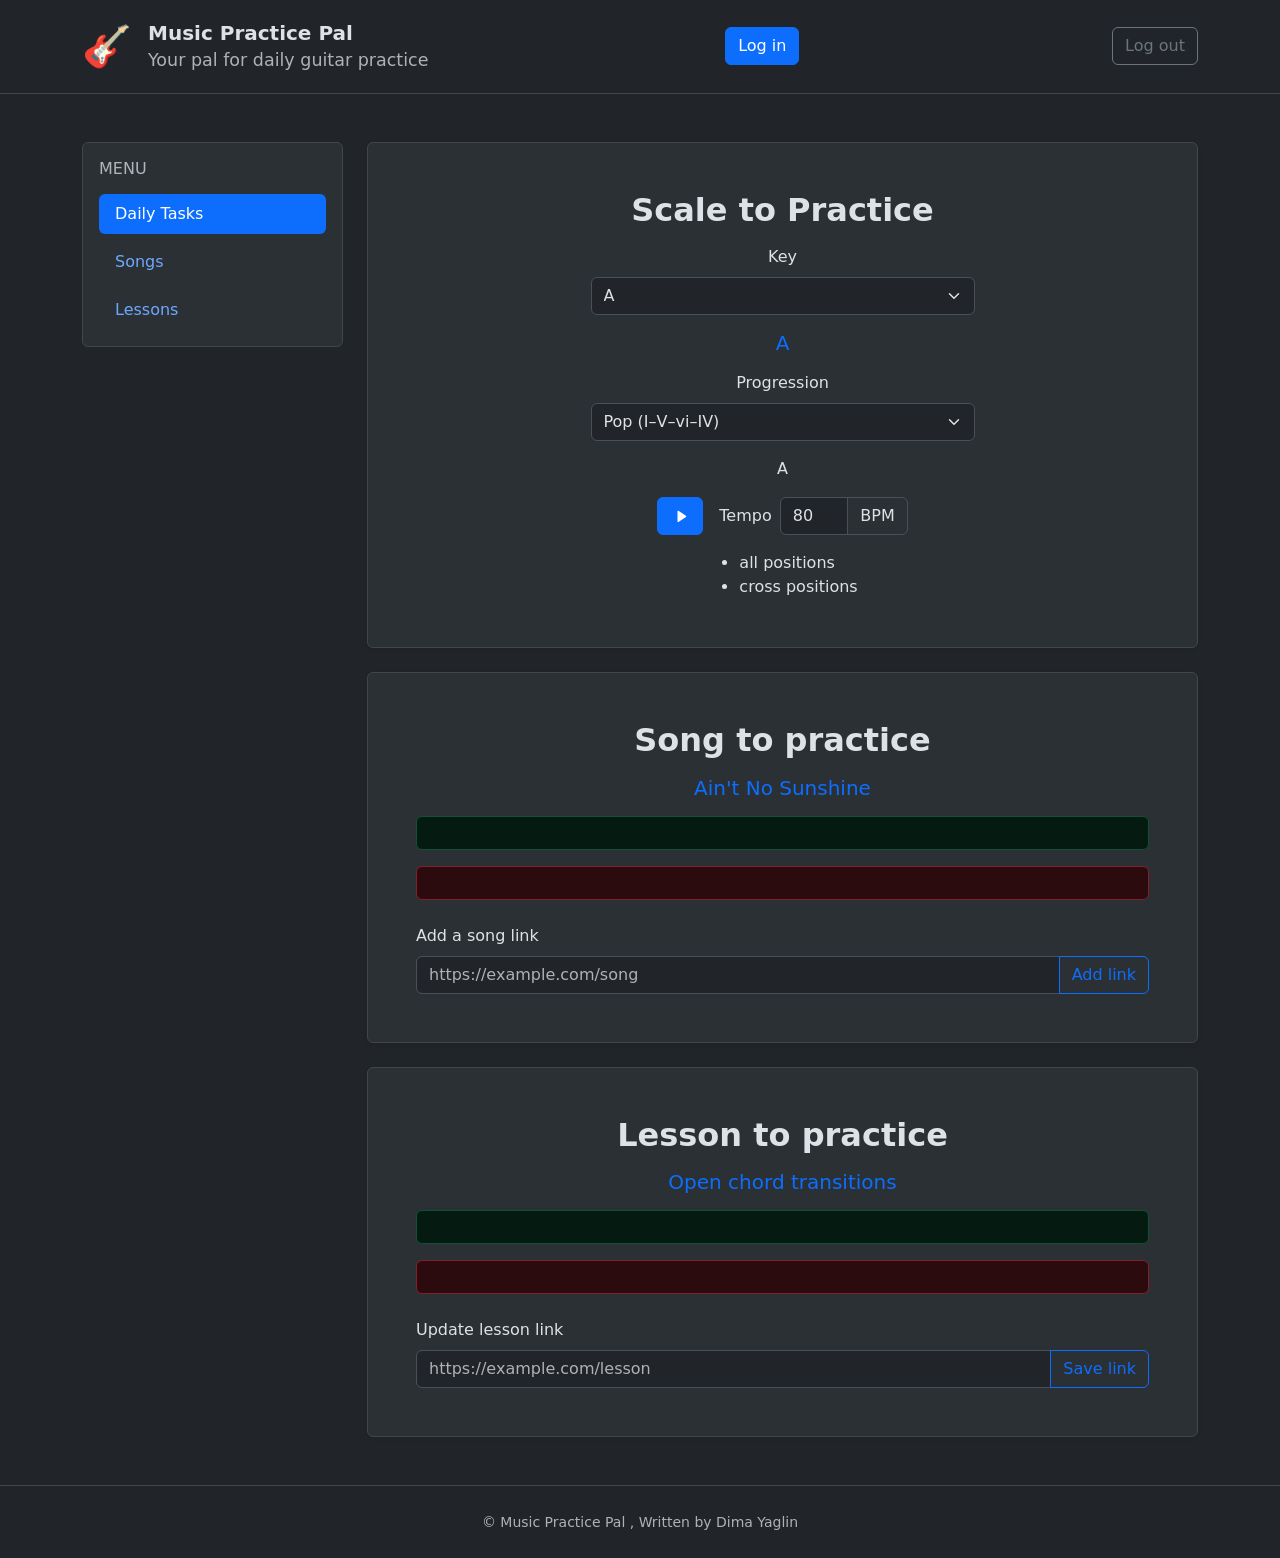
<file: src/main/resources/templates/index.html>
<!doctype html>
<html lang="en" data-bs-theme="dark" xmlns:th="http://www.thymeleaf.org"
      xmlns:sec="http://www.thymeleaf.org/extras/spring-security">
  <head>
    <meta charset="utf-8">
    <meta name="viewport" content="width=device-width, initial-scale=1">
    <title>Practice Pal</title>
    <link
      rel="icon"
      type="image/svg+xml"
      href="data:image/svg+xml,%3Csvg xmlns='http://www.w3.org/2000/svg' viewBox='0 0 100 100'%3E%3Ctext y='.9em' font-size='90'%3E%F0%9F%8E%B8%3C/text%3E%3C/svg%3E"
    >
    <link
      href="https://cdn.jsdelivr.net/npm/bootstrap@5.3.3/dist/css/bootstrap.min.css"
      rel="stylesheet"
      integrity="sha384-QWTKZyjpPEjISv5WaRU9OFeRpok6YctnYmDr5pNlyT2bRjXh0JMhjY6hW+ALEwIH"
      crossorigin="anonymous"
    >
    <link rel="stylesheet" th:href="@{/css/style.css}">
  </head>
  <body class="d-flex min-vh-100 flex-column bg-body text-body">
    <header>
      <nav class="navbar bg-body border-bottom border-secondary-subtle py-3" aria-label="Main navigation">
        <div class="container d-flex justify-content-between align-items-center">
          <a class="navbar-brand d-flex align-items-center gap-3 me-0" th:href="@{/}">
            <span class="d-inline-flex align-items-center justify-content-center" aria-hidden="true">
              <span class="fs-1 lh-1">🎸</span>
            </span>
            <span class="d-flex flex-column lh-sm">
              <strong class="fs-5 text-body">Music Practice Pal</strong>
              <small class="text-body-secondary fw-normal mt-1">Your pal for daily guitar practice</small>
            </span>
          </a>
          <button class="btn btn-primary" type="button" data-bs-toggle="modal"
                  data-bs-target="#login-modal" sec:authorize="isAnonymous()">Log in</button>
          <div class="d-flex align-items-center gap-3" sec:authorize="isAuthenticated()">
            <span class="text-body-secondary" sec:authentication="name"></span>
            <form method="post" th:action="@{/logout}">
              <button class="btn btn-outline-secondary" type="submit">Log out</button>
            </form>
          </div>
        </div>
      </nav>
    </header>

    <main class="container flex-grow-1 py-4 py-md-5">
      <div class="row g-4">
        <aside class="col-12 col-lg-3" aria-label="Practice menu">
          <nav class="card bg-body-tertiary border border-secondary-subtle" aria-label="Practice sections">
            <div class="card-body">
              <h2 class="h6 text-uppercase text-body-secondary mb-3">Menu</h2>
              <ul class="nav nav-pills flex-column gap-2">
                <li class="nav-item">
                  <a class="nav-link active" aria-current="page" href="#daily-tasks">Daily Tasks</a>
                </li>
                <li class="nav-item">
                  <a class="nav-link" th:href="@{/song-charts}">Songs</a>
                </li>
                <li class="nav-item">
                  <a class="nav-link" th:href="@{/lessons}">Lessons</a>
                </li>
              </ul>
            </div>
          </nav>
        </aside>

        <div class="col-12 col-lg-9">
          <div class="row g-4" id="daily-tasks">
            <section class="col-12" aria-labelledby="scale-heading">
              <div class="card bg-body-tertiary border border-secondary-subtle shadow-sm">
                <div class="card-body p-4 p-md-5 text-center">
                  <h1 class="card-title h2 fw-bold mb-3" id="scale-heading">Scale to Practice</h1>
                  <label class="form-label mb-2" for="scale-type">Key</label>
                  <select class="form-select mx-auto mb-3" id="scale-type"
                          aria-label="Practice scale" style="max-width: 24rem">
                    <option th:each="option : ${scaleOptions}" th:value="${option.key}"
                            th:text="${option.label}"
                            th:selected="${option.key == currentScaleKey}">A</option>
                  </select>
                  <p class="h5 text-primary mb-3" id="scale-display"
                     th:text="${scaleToPractice}">A</p>
                  <div class="mb-3" id="chord-progression"
                       th:data-progressions="${progressionData}">
                    <label class="form-label mb-2" for="progression-type">Progression</label>
                    <select class="form-select mx-auto mb-3" id="progression-type"
                            aria-label="Chord progression type" style="max-width: 24rem">
                      <option th:each="option : ${progressionOptions}"
                              th:value="${option.id}" th:text="${option.label}"
                              th:selected="${optionStat.first}">Pop (I–V–vi–IV)</option>
                    </select>
                    <ul class="list-inline mb-0">
                      <li class="list-inline-item chord-progression-chord"
                          th:each="chord : ${chordProgression}"
                          th:text="${chord}">A</li>
                    </ul>
                    <div class="d-flex flex-wrap justify-content-center align-items-center gap-2 mt-3">
                      <button class="btn btn-primary" id="toggle-progression" type="button"
                              aria-label="Play backing track" title="Play backing track"
                              aria-pressed="false">
                        <svg class="play-icon" xmlns="http://www.w3.org/2000/svg" width="20"
                             height="20" fill="currentColor" viewBox="0 0 16 16" aria-hidden="true">
                          <path d="M6 3.5a.5.5 0 0 1 .76-.43l6 4a.5.5 0 0 1 0 .86l-6 4A.5.5 0 0 1 6 11.5z"/>
                        </svg>
                        <svg class="stop-icon d-none" xmlns="http://www.w3.org/2000/svg" width="20"
                             height="20" fill="currentColor" viewBox="0 0 16 16" aria-hidden="true">
                          <path d="M4.5 4A.5.5 0 0 1 5 3.5h6a.5.5 0 0 1 .5.5v8a.5.5 0 0 1-.5.5H5a.5.5 0 0 1-.5-.5z"/>
                        </svg>
                      </button>
                      <label class="form-label mb-0 ms-2" for="progression-tempo">Tempo</label>
                      <div class="input-group" style="width: 8rem">
                        <input class="form-control" id="progression-tempo" type="number"
                               min="40" max="200" value="80" aria-label="Tempo in beats per minute">
                        <span class="input-group-text">BPM</span>
                      </div>
                    </div>
                    <p class="small text-body-secondary mt-2 mb-0" id="progression-status"
                       role="status" aria-live="polite"></p>
                  </div>
                  <ul class="d-inline-block text-start mb-0">
                    <li>all positions</li>
                    <li>cross positions</li>
                  </ul>
                </div>
              </div>
            </section>

            <section class="col-12" aria-labelledby="song-heading">
              <div class="card bg-body-tertiary border border-secondary-subtle shadow-sm">
                <div class="card-body p-4 p-md-5 text-center">
                  <h2 class="card-title h2 fw-bold mb-3" id="song-heading">Song to practice</h2>
                  <p class="h5 text-primary mb-0" th:text="${songToPractice}">Ain't No Sunshine</p>
                  <div class="alert alert-success mt-3 mb-0" role="status"
                       th:if="${linkSuccess != null}" th:text="${linkSuccess}"></div>
                  <div class="alert alert-danger mt-3 mb-0" role="alert"
                       th:if="${linkError != null}" th:text="${linkError}"></div>
                  <ul class="list-unstyled mt-3 mb-0" th:if="${!#lists.isEmpty(songLinks)}">
                    <li th:each="songLink : ${songLinks}" class="mb-2">
                      <a th:href="${songLink}" th:text="${songLink}"
                         target="_blank" rel="noopener noreferrer"></a>
                    </li>
                  </ul>
                  <form class="mt-4 text-start" method="post"
                        sec:authorize="hasRole('ADMIN')"
                        th:action="@{/songs/{index}/links(index=${songIndex})}">
                    <label class="form-label" for="song-link-url">Add a song link</label>
                    <div class="input-group">
                      <input class="form-control" id="song-link-url" name="url" type="url"
                             maxlength="2048" placeholder="https://example.com/song" required>
                      <button class="btn btn-outline-primary" type="submit">Add link</button>
                    </div>
                  </form>
                </div>
              </div>
            </section>

            <section class="col-12" aria-labelledby="lesson-heading">
              <div class="card bg-body-tertiary border border-secondary-subtle shadow-sm">
                <div class="card-body p-4 p-md-5 text-center">
                  <h2 class="card-title h2 fw-bold mb-3" id="lesson-heading">Lesson to practice</h2>
                  <p class="h5 text-primary mb-0" th:text="${lessonToPractice}">Open chord transitions</p>
                  <p class="mt-3 mb-0" th:if="${lessonLink != null and !#strings.isEmpty(lessonLink)}">
                    <a th:href="${lessonLink}" th:text="${lessonLink}"
                       target="_blank" rel="noopener noreferrer"></a>
                  </p>
                  <div class="alert alert-success mt-3 mb-0" role="status"
                       th:if="${lessonLinkSuccess != null}" th:text="${lessonLinkSuccess}"></div>
                  <div class="alert alert-danger mt-3 mb-0" role="alert"
                       th:if="${lessonLinkError != null}" th:text="${lessonLinkError}"></div>
                  <form class="mt-4 text-start" method="post"
                        sec:authorize="hasRole('ADMIN')"
                        th:action="@{/lessons/{id}/link(id=${lessonId})}">
                    <label class="form-label" for="lesson-link-url">Update lesson link</label>
                    <div class="input-group">
                      <input class="form-control" id="lesson-link-url" name="url" type="url"
                             maxlength="2048" placeholder="https://example.com/lesson"
                             th:value="${lessonLink}">
                      <button class="btn btn-outline-primary" type="submit">Save link</button>
                    </div>
                  </form>
                </div>
              </div>
            </section>
          </div>
        </div>
      </div>
    </main>

    <footer class="mt-auto border-top border-secondary-subtle bg-body py-4 text-center text-body-secondary">
      <div class="container">
        <small>&copy; Music Practice Pal , Written by Dima Yaglin</small>
      </div>
    </footer>
    <script
      src="https://cdn.jsdelivr.net/npm/bootstrap@5.3.3/dist/js/bootstrap.bundle.min.js"
      integrity="sha384-YvpcrYf0tY3lHB60NNkmXc5s9fDVZLESaAA55NDzOxhy9GkcIdslK1eN7N6jIeHz"
      crossorigin="anonymous"
    ></script>
    <div th:replace="~{fragments/auth :: loginModal}"></div>
    <script defer th:src="@{/js/chord-progression.js}"></script>
  </body>
</html>
</file>
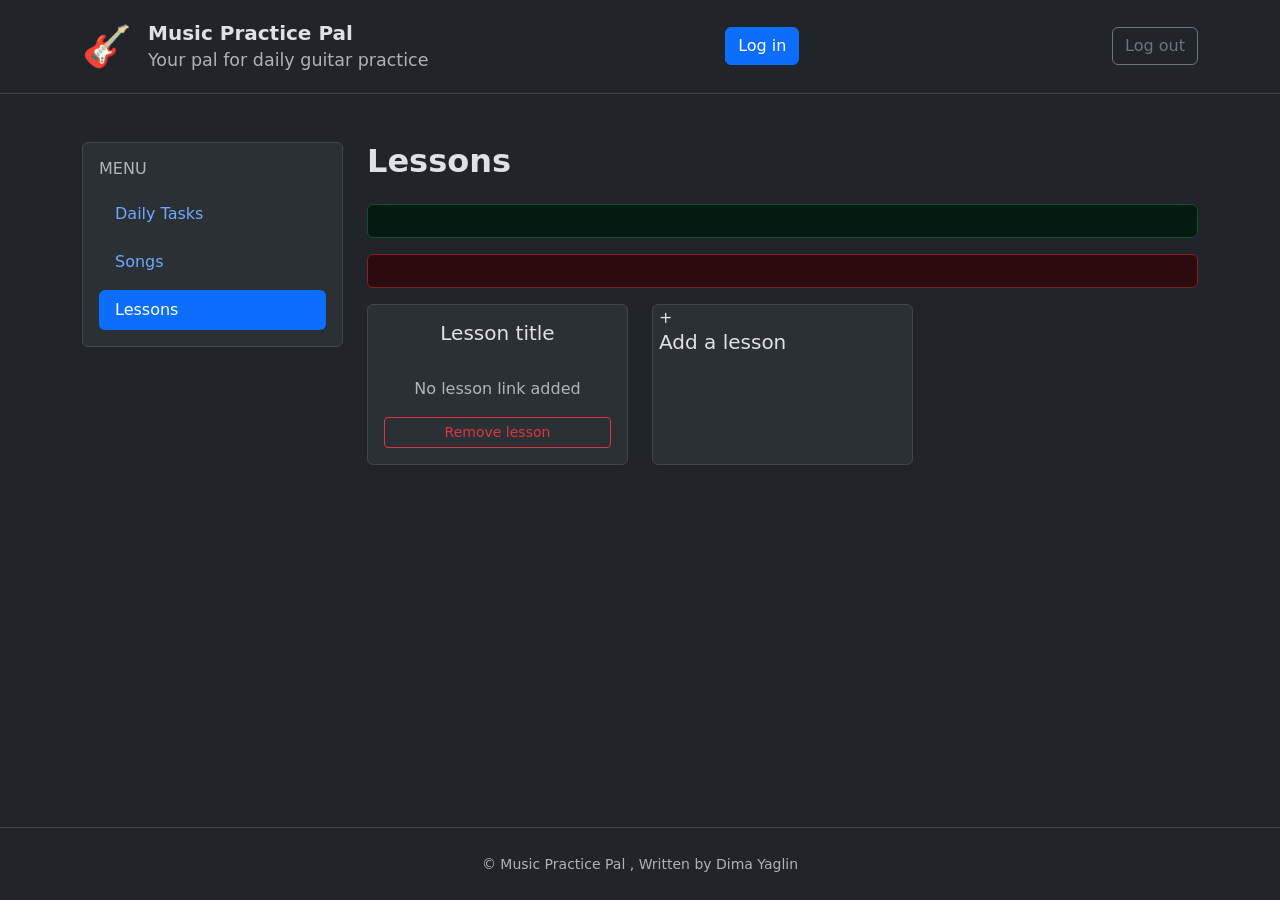
<file: src/main/resources/templates/lessons.html>
<!doctype html>
<html lang="en" data-bs-theme="dark" xmlns:th="http://www.thymeleaf.org"
      xmlns:sec="http://www.thymeleaf.org/extras/spring-security">
  <head>
    <meta charset="utf-8">
    <meta name="viewport" content="width=device-width, initial-scale=1">
    <title>Lessons | Practice Pal</title>
    <link
      rel="icon"
      type="image/svg+xml"
      href="data:image/svg+xml,%3Csvg xmlns='http://www.w3.org/2000/svg' viewBox='0 0 100 100'%3E%3Ctext y='.9em' font-size='90'%3E%F0%9F%8E%B8%3C/text%3E%3C/svg%3E"
    >
    <link
      href="https://cdn.jsdelivr.net/npm/bootstrap@5.3.3/dist/css/bootstrap.min.css"
      rel="stylesheet"
      integrity="sha384-QWTKZyjpPEjISv5WaRU9OFeRpok6YctnYmDr5pNlyT2bRjXh0JMhjY6hW+ALEwIH"
      crossorigin="anonymous"
    >
    <link rel="stylesheet" th:href="@{/css/style.css}">
  </head>
  <body class="d-flex min-vh-100 flex-column bg-body text-body">
    <header>
      <nav class="navbar bg-body border-bottom border-secondary-subtle py-3" aria-label="Main navigation">
        <div class="container d-flex justify-content-between align-items-center">
          <a class="navbar-brand d-flex align-items-center gap-3 me-0" th:href="@{/}">
            <span class="d-inline-flex align-items-center justify-content-center" aria-hidden="true">
              <span class="fs-1 lh-1">🎸</span>
            </span>
            <span class="d-flex flex-column lh-sm">
              <strong class="fs-5 text-body">Music Practice Pal</strong>
              <small class="text-body-secondary fw-normal mt-1">Your pal for daily guitar practice</small>
            </span>
          </a>
          <button class="btn btn-primary" type="button" data-bs-toggle="modal"
                  data-bs-target="#login-modal" sec:authorize="isAnonymous()">Log in</button>
          <div class="d-flex align-items-center gap-3" sec:authorize="isAuthenticated()">
            <span class="text-body-secondary" sec:authentication="name"></span>
            <form method="post" th:action="@{/logout}">
              <button class="btn btn-outline-secondary" type="submit">Log out</button>
            </form>
          </div>
        </div>
      </nav>
    </header>

    <main class="container flex-grow-1 py-4 py-md-5">
      <div class="row g-4">
        <aside class="col-12 col-lg-3" aria-label="Practice menu">
          <nav class="card bg-body-tertiary border border-secondary-subtle" aria-label="Practice sections">
            <div class="card-body">
              <h2 class="h6 text-uppercase text-body-secondary mb-3">Menu</h2>
              <ul class="nav nav-pills flex-column gap-2">
                <li class="nav-item"><a class="nav-link" th:href="@{/}">Daily Tasks</a></li>
                <li class="nav-item"><a class="nav-link" th:href="@{/song-charts}">Songs</a></li>
                <li class="nav-item">
                  <a class="nav-link active" aria-current="page" th:href="@{/lessons}">Lessons</a>
                </li>
              </ul>
            </div>
          </nav>
        </aside>

        <section class="col-12 col-lg-9" aria-labelledby="lessons-heading">
          <h1 class="h2 fw-bold mb-4" id="lessons-heading">Lessons</h1>
          <div class="alert alert-success" role="status" th:if="${lessonSuccess != null}"
               th:text="${lessonSuccess}"></div>
          <div class="alert alert-danger" role="alert" th:if="${lessonError != null}"
               th:text="${lessonError}"></div>
          <div class="row g-4">
            <div class="col-12 col-sm-6 col-xl-4" th:each="lesson : ${lessons}">
              <article class="card h-100 bg-body-tertiary border border-secondary-subtle shadow-sm">
                <div class="card-body d-flex flex-column text-center">
                  <h2 class="h5 card-title mb-3" th:text="${lesson.name}">Lesson title</h2>
                  <a class="mb-3 text-break"
                     th:if="${lesson.linkUrl != null and !#strings.isEmpty(lesson.linkUrl)}"
                     th:href="${lesson.linkUrl}" th:text="${lesson.linkUrl}"
                     target="_blank" rel="noopener noreferrer"></a>
                  <p class="text-body-secondary mb-3"
                     th:unless="${lesson.linkUrl != null and !#strings.isEmpty(lesson.linkUrl)}">
                    No lesson link added
                  </p>
                  <form class="mt-auto" method="post" sec:authorize="hasRole('ADMIN')"
                        th:action="@{/lessons/{id}/remove(id=${lesson.id})}"
                        onsubmit="return confirm('Remove this lesson?')">
                    <button class="btn btn-outline-danger btn-sm w-100" type="submit"
                            th:disabled="${lessonCount <= 1}">Remove lesson</button>
                  </form>
                </div>
              </article>
            </div>
            <div class="col-12 col-sm-6 col-xl-4" sec:authorize="hasRole('ADMIN')">
              <button class="card add-song-card h-100 w-100 bg-body-tertiary border border-secondary-subtle shadow-sm"
                      type="button" data-bs-toggle="modal" data-bs-target="#add-lesson-modal"
                      aria-label="Add a lesson">
                <span class="add-song-plus" aria-hidden="true">+</span>
                <span class="h5 mb-0">Add a lesson</span>
              </button>
            </div>
          </div>
        </section>
      </div>
    </main>

    <div class="modal fade" id="add-lesson-modal" tabindex="-1"
         aria-labelledby="add-lesson-title" aria-hidden="true" sec:authorize="hasRole('ADMIN')">
      <div class="modal-dialog modal-dialog-centered">
        <div class="modal-content bg-body-tertiary">
          <form method="post" th:action="@{/lessons}">
            <div class="modal-header">
              <h2 class="modal-title fs-5" id="add-lesson-title">Add a lesson</h2>
              <button type="button" class="btn-close" data-bs-dismiss="modal" aria-label="Close"></button>
            </div>
            <div class="modal-body">
              <label class="form-label" for="lesson-name">Lesson name</label>
              <input class="form-control" id="lesson-name" name="name" type="text"
                     maxlength="255" required autofocus>
            </div>
            <div class="modal-footer">
              <button class="btn btn-outline-secondary" type="button" data-bs-dismiss="modal">Cancel</button>
              <button class="btn btn-primary" type="submit">Add lesson</button>
            </div>
          </form>
        </div>
      </div>
    </div>

    <footer class="mt-auto border-top border-secondary-subtle bg-body py-4 text-center text-body-secondary">
      <div class="container">
        <small>&copy; Music Practice Pal , Written by Dima Yaglin</small>
      </div>
    </footer>

    <script
      src="https://cdn.jsdelivr.net/npm/bootstrap@5.3.3/dist/js/bootstrap.bundle.min.js"
      integrity="sha384-YvpcrYf0tY3lHB60NNkmXc5s9fDVZLESaAA55NDzOxhy9GkcIdslK1eN7N6jIeHz"
      crossorigin="anonymous"
    ></script>
    <div th:replace="~{fragments/auth :: loginModal}"></div>
  </body>
</html>
</file>
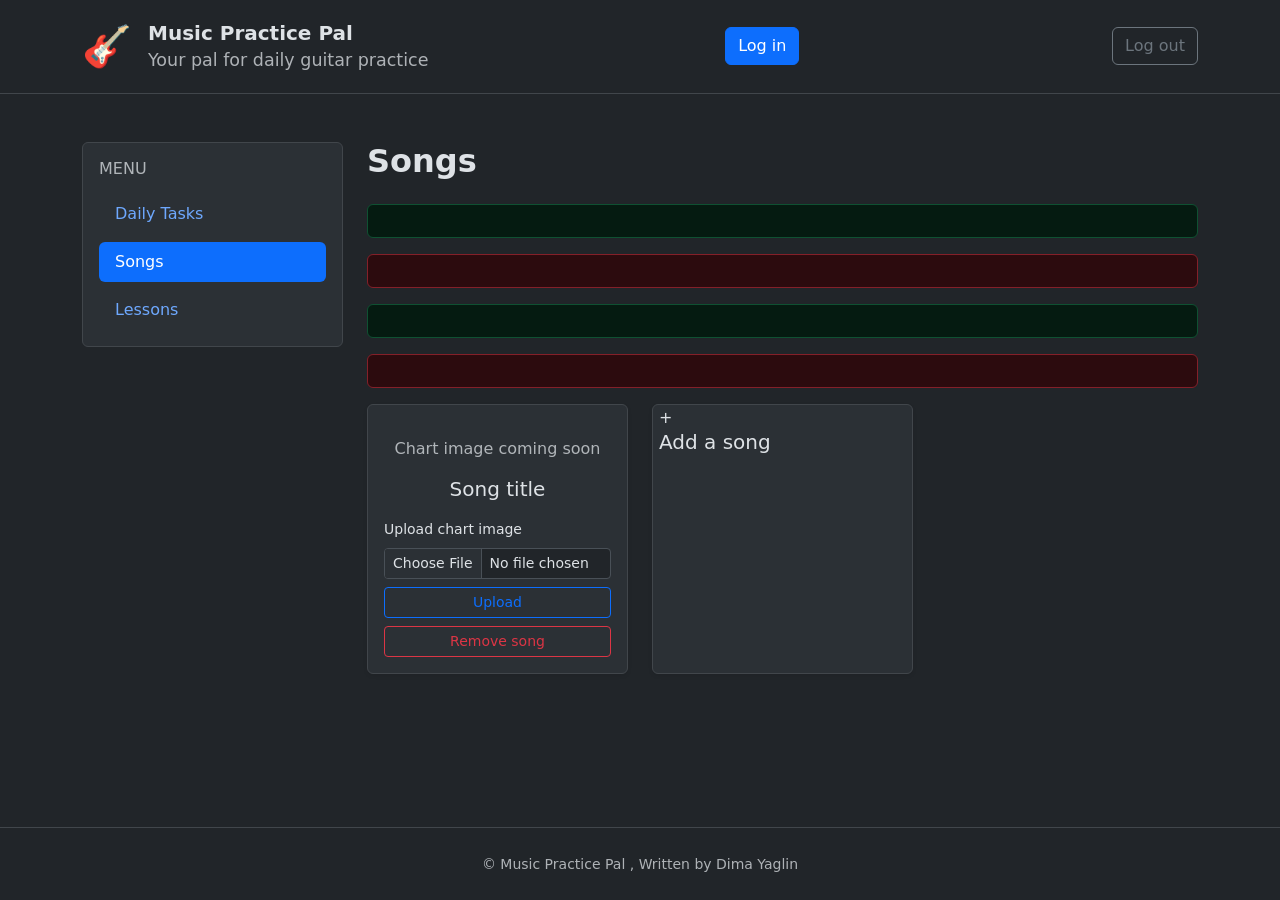
<file: src/main/resources/templates/song-charts.html>
<!doctype html>
<html lang="en" data-bs-theme="dark" xmlns:th="http://www.thymeleaf.org"
      xmlns:sec="http://www.thymeleaf.org/extras/spring-security">
  <head>
    <meta charset="utf-8">
    <meta name="viewport" content="width=device-width, initial-scale=1">
    <title>Songs | Practice Pal</title>
    <link
      rel="icon"
      type="image/svg+xml"
      href="data:image/svg+xml,%3Csvg xmlns='http://www.w3.org/2000/svg' viewBox='0 0 100 100'%3E%3Ctext y='.9em' font-size='90'%3E%F0%9F%8E%B8%3C/text%3E%3C/svg%3E"
    >
    <link
      href="https://cdn.jsdelivr.net/npm/bootstrap@5.3.3/dist/css/bootstrap.min.css"
      rel="stylesheet"
      integrity="sha384-QWTKZyjpPEjISv5WaRU9OFeRpok6YctnYmDr5pNlyT2bRjXh0JMhjY6hW+ALEwIH"
      crossorigin="anonymous"
    >
    <link rel="stylesheet" th:href="@{/css/style.css}">
  </head>
  <body class="d-flex min-vh-100 flex-column bg-body text-body">
    <header>
      <nav class="navbar bg-body border-bottom border-secondary-subtle py-3" aria-label="Main navigation">
        <div class="container d-flex justify-content-between align-items-center">
          <a class="navbar-brand d-flex align-items-center gap-3 me-0" th:href="@{/}">
            <span class="d-inline-flex align-items-center justify-content-center" aria-hidden="true">
              <span class="fs-1 lh-1">🎸</span>
            </span>
            <span class="d-flex flex-column lh-sm">
              <strong class="fs-5 text-body">Music Practice Pal</strong>
              <small class="text-body-secondary fw-normal mt-1">Your pal for daily guitar practice</small>
            </span>
          </a>
          <button class="btn btn-primary" type="button" data-bs-toggle="modal"
                  data-bs-target="#login-modal" sec:authorize="isAnonymous()">Log in</button>
          <div class="d-flex align-items-center gap-3" sec:authorize="isAuthenticated()">
            <span class="text-body-secondary" sec:authentication="name"></span>
            <form method="post" th:action="@{/logout}">
              <button class="btn btn-outline-secondary" type="submit">Log out</button>
            </form>
          </div>
        </div>
      </nav>
    </header>

    <main class="container flex-grow-1 py-4 py-md-5">
      <div class="row g-4">
        <aside class="col-12 col-lg-3" aria-label="Practice menu">
          <nav class="card bg-body-tertiary border border-secondary-subtle" aria-label="Practice sections">
            <div class="card-body">
              <h2 class="h6 text-uppercase text-body-secondary mb-3">Menu</h2>
              <ul class="nav nav-pills flex-column gap-2">
                <li class="nav-item">
                  <a class="nav-link" th:href="@{/}">Daily Tasks</a>
                </li>
                <li class="nav-item">
                  <a class="nav-link active" aria-current="page" th:href="@{/song-charts}">Songs</a>
                </li>
                <li class="nav-item">
                  <a class="nav-link" th:href="@{/lessons}">Lessons</a>
                </li>
              </ul>
            </div>
          </nav>
        </aside>

        <section class="col-12 col-lg-9" aria-labelledby="songs-heading">
          <h1 class="h2 fw-bold mb-4" id="songs-heading">Songs</h1>
          <div class="alert alert-success" role="status" th:if="${uploadSuccess != null}"
               th:text="${uploadSuccess}"></div>
          <div class="alert alert-danger" role="alert" th:if="${uploadError != null}"
               th:text="${uploadError}"></div>
          <div class="alert alert-success" role="status" th:if="${songSuccess != null}"
               th:text="${songSuccess}"></div>
          <div class="alert alert-danger" role="alert" th:if="${songError != null}"
               th:text="${songError}"></div>
          <div class="row g-4">
            <div class="col-12 col-sm-6 col-xl-4" th:each="song, iterStat : ${songs}">
              <article class="card h-100 bg-body-tertiary border border-secondary-subtle shadow-sm">
                <button class="btn p-0 text-start border-0" type="button"
                        data-bs-toggle="modal"
                        th:attr="data-bs-target=|#chart-modal-${iterStat.index}|"
                        th:aria-label="|Open chart for ${song.name}|">
                  <img class="card-img-top chart-thumbnail p-3"
                       th:if="${song.chartImage != null and !#strings.isEmpty(song.chartImage)}"
                       th:src="${song.chartImage}"
                       th:alt="|Song chart for ${song.name}|">
                  <div class="chart-thumbnail d-flex align-items-center justify-content-center text-body-secondary"
                       th:unless="${song.chartImage != null and !#strings.isEmpty(song.chartImage)}">
                    Chart image coming soon
                  </div>
                </button>
                <div class="card-body text-center">
                  <h2 class="h5 card-title mb-0" th:text="${song.name}">Song title</h2>
                  <form class="mt-3 text-start" method="post" enctype="multipart/form-data"
                        sec:authorize="hasRole('ADMIN')"
                        th:action="@{/song-charts/{index}/upload(index=${song.index})}">
                    <label class="form-label small" th:for="|chart-file-${song.index}|">Upload chart image</label>
                    <input class="form-control form-control-sm mb-2"
                           type="file" name="chart" accept="image/png,image/jpeg,image/gif"
                           th:id="|chart-file-${song.index}|" required>
                    <button class="btn btn-outline-primary btn-sm w-100" type="submit">Upload</button>
                  </form>
                  <form class="mt-2" method="post" sec:authorize="hasRole('ADMIN')"
                        th:action="@{/songs/{id}/remove(id=${song.id})}"
                        onsubmit="return confirm('Remove this song and its links?')">
                    <button class="btn btn-outline-danger btn-sm w-100" type="submit"
                            th:disabled="${songCount <= 1}">Remove song</button>
                  </form>
                </div>
              </article>

              <div class="modal fade" tabindex="-1"
                   th:id="|chart-modal-${iterStat.index}|"
                   th:attr="aria-labelledby=|chart-modal-title-${iterStat.index}|"
                   aria-hidden="true">
                <div class="modal-dialog modal-xl modal-dialog-centered">
                  <div class="modal-content bg-body-tertiary">
                    <div class="modal-header">
                      <h2 class="modal-title fs-5"
                          th:id="|chart-modal-title-${iterStat.index}|"
                          th:text="${song.name}">Song title</h2>
                      <button type="button" class="btn-close" data-bs-dismiss="modal"
                              aria-label="Close"></button>
                    </div>
                    <div class="modal-body text-center">
                      <img class="img-fluid chart-preview"
                           th:if="${song.chartImage != null and !#strings.isEmpty(song.chartImage)}"
                           th:src="${song.chartImage}"
                           th:alt="|Song chart for ${song.name}|">
                      <p class="text-body-secondary mb-0"
                         th:unless="${song.chartImage != null and !#strings.isEmpty(song.chartImage)}">
                        This song chart has not been uploaded yet.
                      </p>
                    </div>
                  </div>
                </div>
              </div>
            </div>
            <div class="col-12 col-sm-6 col-xl-4" sec:authorize="hasRole('ADMIN')">
              <button class="card add-song-card h-100 w-100 bg-body-tertiary border border-secondary-subtle shadow-sm"
                      type="button" data-bs-toggle="modal" data-bs-target="#add-song-modal"
                      aria-label="Add a song">
                <span class="add-song-plus" aria-hidden="true">+</span>
                <span class="h5 mb-0">Add a song</span>
              </button>
            </div>
          </div>
        </section>
      </div>
    </main>

    <div class="modal fade" id="add-song-modal" tabindex="-1"
         aria-labelledby="add-song-title" aria-hidden="true" sec:authorize="hasRole('ADMIN')">
      <div class="modal-dialog modal-dialog-centered">
        <div class="modal-content bg-body-tertiary">
          <form method="post" th:action="@{/songs}">
            <div class="modal-header">
              <h2 class="modal-title fs-5" id="add-song-title">Add a song</h2>
              <button type="button" class="btn-close" data-bs-dismiss="modal" aria-label="Close"></button>
            </div>
            <div class="modal-body">
              <label class="form-label" for="song-name">Song name</label>
              <input class="form-control" id="song-name" name="name" type="text"
                     maxlength="255" required autofocus>
            </div>
            <div class="modal-footer">
              <button class="btn btn-outline-secondary" type="button" data-bs-dismiss="modal">Cancel</button>
              <button class="btn btn-primary" type="submit">Add song</button>
            </div>
          </form>
        </div>
      </div>
    </div>

    <footer class="mt-auto border-top border-secondary-subtle bg-body py-4 text-center text-body-secondary">
      <div class="container">
        <small>&copy; Music Practice Pal , Written by Dima Yaglin</small>
      </div>
    </footer>

    <script
      src="https://cdn.jsdelivr.net/npm/bootstrap@5.3.3/dist/js/bootstrap.bundle.min.js"
      integrity="sha384-YvpcrYf0tY3lHB60NNkmXc5s9fDVZLESaAA55NDzOxhy9GkcIdslK1eN7N6jIeHz"
      crossorigin="anonymous"
    ></script>
    <div th:replace="~{fragments/auth :: loginModal}"></div>
  </body>
</html>
</file>
